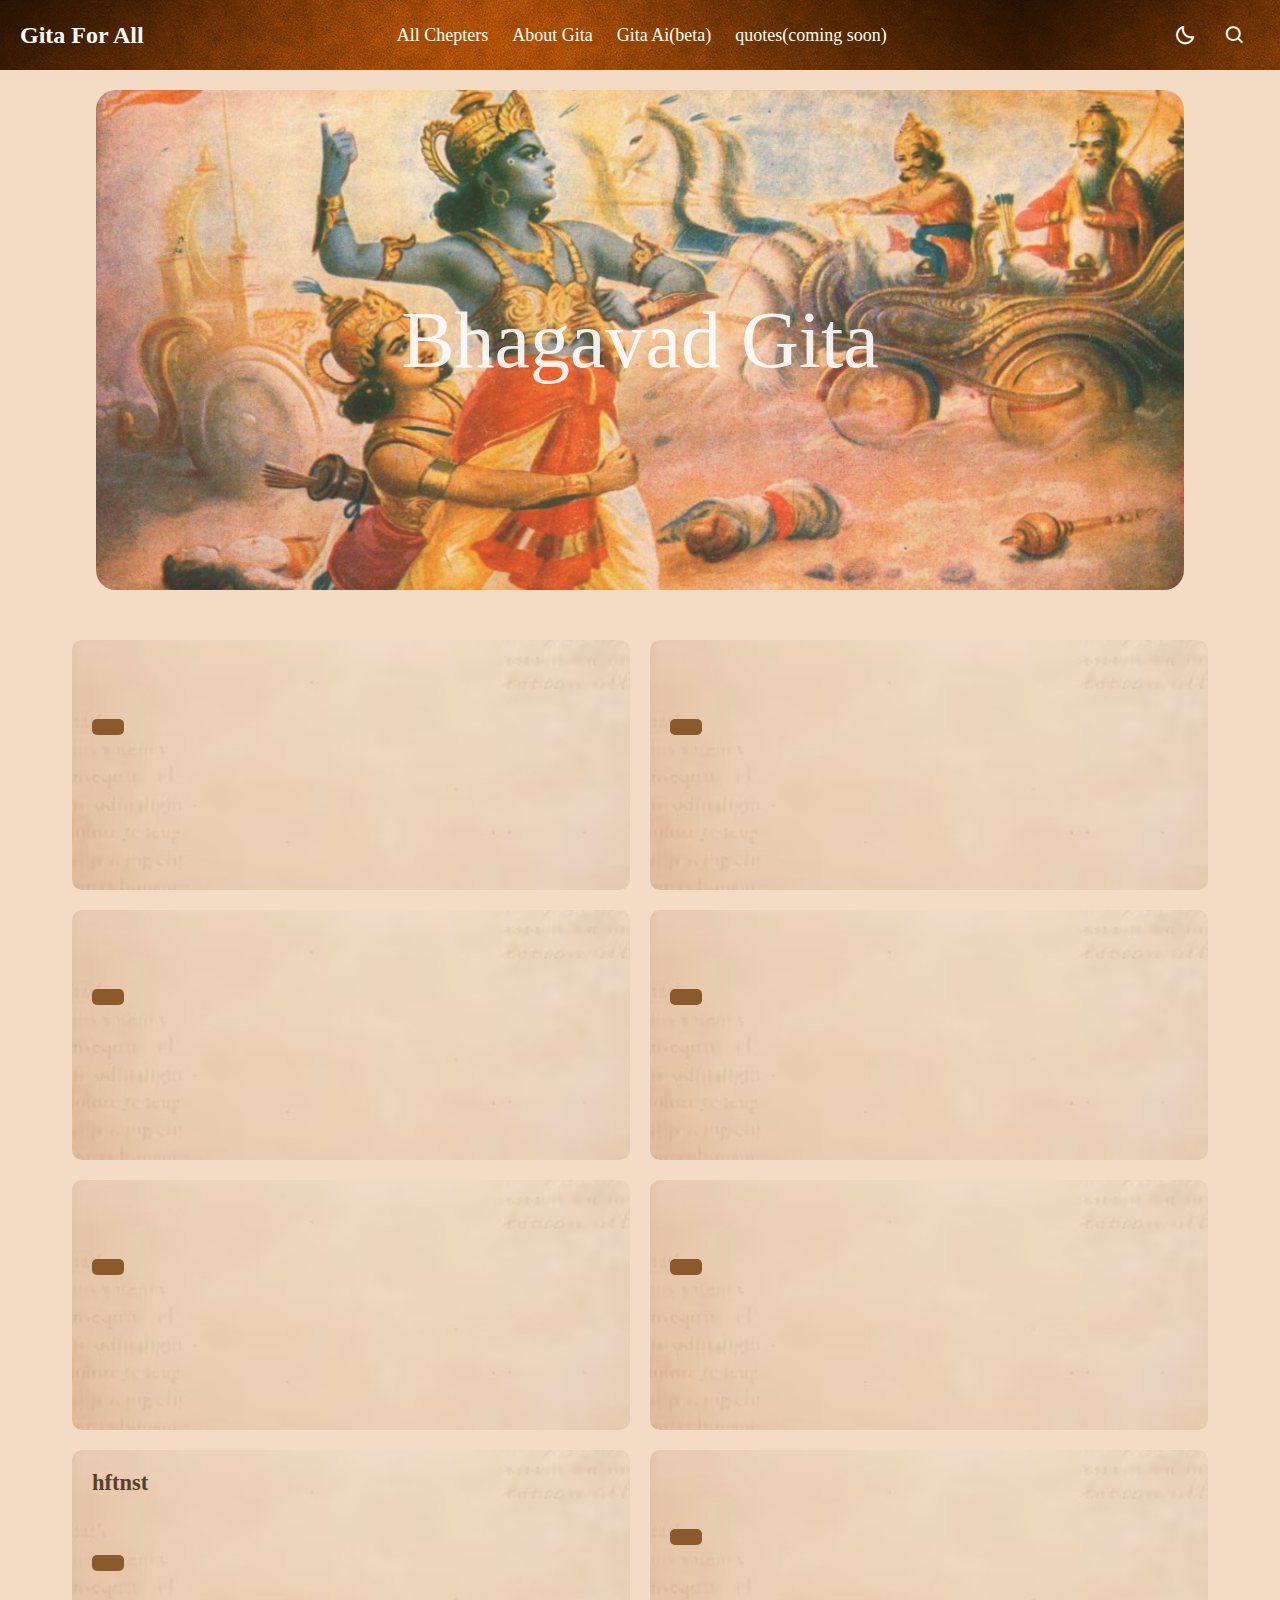
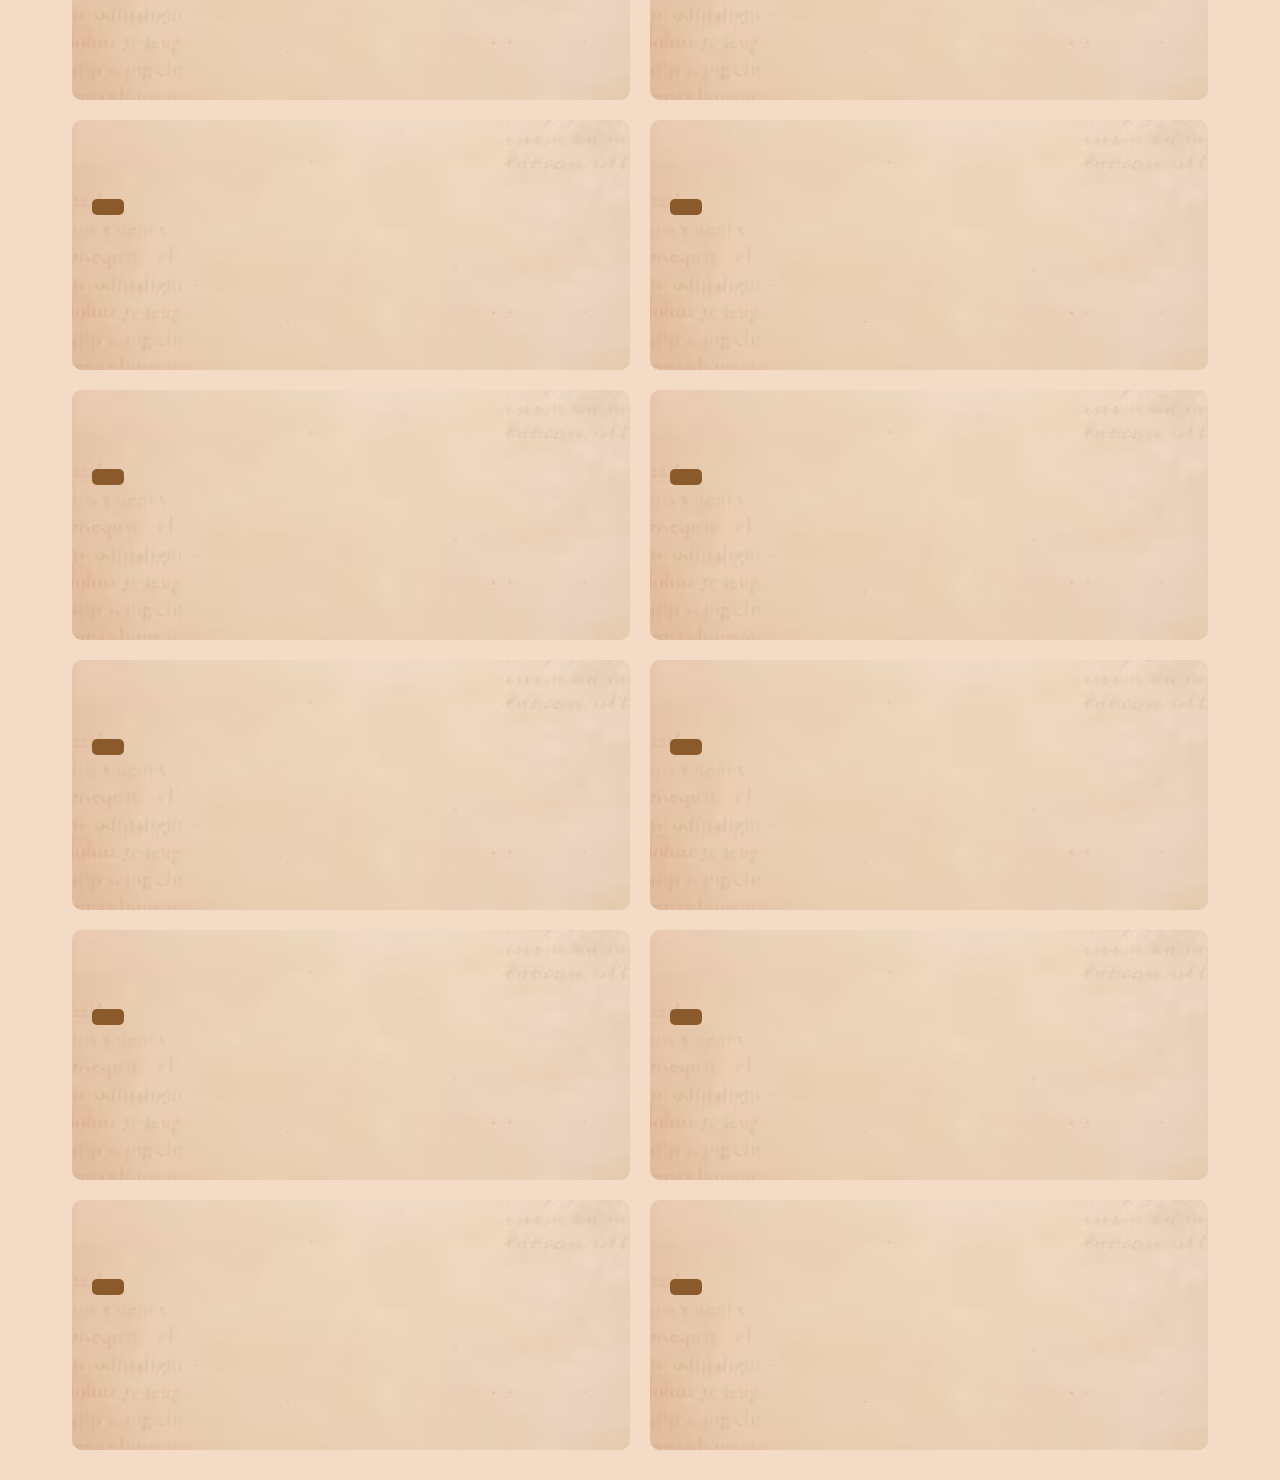
<file: index.html>
<!DOCTYPE html>
<html lang="en">
  <head>
    <meta charset="UTF-8" />
    <meta name="viewport" content="width=device-width, initial-scale=1.0" />
    <link rel="stylesheet" href="style.css" />
    <link rel="stylesheet" href="style2.css" />
    <link
      href="https://unpkg.com/boxicons@2.1.1/css/boxicons.min.css"
      rel="stylesheet"
    />

    <title>Gita for all</title>
  </head>
  <body>
    <div class="sticky">
      <div class="navbar">
        <div id="mySidenav" class="sidenav">
          <a href="javascript:void(0)" class="closebtn" onclick="closeNav()"
            >&times;</a
          >
          <a href="index.html" class="logo1"> Gita For All </a>
          <a href="#" class="abc" id="abc" onclick="chap()">All Chepters</a>
          <a href="about.html" class="abc">About Gita</a>
          <a href="gitaai.html" class="abc">Gita Ai(beta)</a>
          <a href="#" class="abc">quotes(coming soon)</a>
        </div>
        <span
          style="font-size: 26px; cursor: pointer"
          onclick="openNav()"
          class="sbutton"
          >&#9776;</span
        >
        <a href="index.html" class="logo"> Gita For All </a>
        <div>
          <button class="abc" id="abc" onclick="chap()">All Chepters</button>
          <a href="about.html" class="abc">About Gita</a>
          <a href="gitaai.html" class="abc">Gita Ai(beta)</a>
          <a href="#" class="abc">quotes(coming soon)</a>
        </div>

        <!-- d -->
        <div class="darkLight-searchBox">
          <div class="dark-light">
            <i class="bx bx-moon moon"></i>
            <i class="bx bx-sun sun"></i>
          </div>

          <div class="searchBox">
            <div class="searchToggle">
              <i class="bx bx-x cancel"></i>
              <i class="bx bx-search search"></i>
            </div>

            <div class="search-field">
              <input type="text" placeholder="Search..." />
              <i class="bx bx-search"></i>
            </div>
          </div>
        </div>
        <!-- d -->
      </div>
    </div>
    <div class="displaypic" id="n">
      <img src="book1.jpg" alt="x" width="85%" height="500px" class="img-top" />
      <div class="cover">
        <div class="text">Bhagavad Gita</div>
      </div>
    </div>
    <div class="main" id="m">
      <div class="chepters">
        <div class="heading">
          <h2 class="sloka" id="1s1"></h2>
        </div>
        <div class="chname">
          <h2 class="sloka" id="1s2"></h2>
          <br />
          <h3 class="sloka1" id="1s3"></h3>
          <br />
        </div>
        <div class="menu">
          <button class="btn" id="btn" onclick="fetchVerse(1, 1);">
            <h4 class="sloka" id="1s4"></h4>
          </button>
        </div>
      </div>
      <div class="chepters">
        <div class="heading">
          <h2 class="sloka" id="2s1"></h2>
        </div>
        <div class="chname">
          <h2 class="sloka" id="2s2"></h2>
          <br />
          <h3 class="sloka1" id="2s3"></h3>
          <br />
        </div>
        <div class="menu">
          <button class="btn" id="btn" onclick="fetchVerse(2, 1);">
            <h4 class="sloka" id="2s4"></h4>
          </button>
        </div>
      </div>
      <div class="chepters">
        <div class="heading">
          <h2 class="sloka" id="3s1"></h2>
        </div>
        <div class="chname">
          <h2 class="sloka" id="3s2"></h2>
          <br />
          <h3 class="sloka1" id="3s3"></h3>
          <br />
        </div>
        <div class="menu">
          <button class="btn" id="btn" onclick="fetchVerse(3, 1);">
            <h4 class="sloka" id="3s4"></h4>
          </button>
        </div>
      </div>
      <div class="chepters">
        <div class="heading">
          <h2 class="sloka" id="4s1"></h2>
        </div>
        <div class="chname">
          <h2 class="sloka" id="4s2"></h2>
          <br />
          <h3 class="sloka1" id="4s3"></h3>
          <br />
        </div>
        <div class="menu">
          <button class="btn" id="btn" onclick="fetchVerse(4, 1);">
            <h4 class="sloka" id="4s4"></h4>
          </button>
        </div>
      </div>
      <div class="chepters">
        <div class="heading">
          <h2 class="sloka" id="5s1"></h2>
        </div>
        <div class="chname">
          <h2 class="sloka" id="5s2"></h2>
          <br />
          <h3 class="sloka1" id="5s3"></h3>
          <br />
        </div>
        <div class="menu">
          <button class="btn" id="btn" onclick="fetchVerse(5, 1);">
            <h4 class="sloka" id="5s4"></h4>
          </button>
        </div>
      </div>
      <div class="chepters">
        <div class="heading">
          <h2 class="sloka" id="6s1"></h2>
        </div>
        <div class="chname">
          <h2 class="sloka" id="6s2"></h2>
          <br />
          <h3 class="sloka1" id="6s3"></h3>
          <br />
        </div>
        <div class="menu">
          <button class="btn" id="btn" onclick="fetchVerse(6, 1);">
            <h4 class="sloka" id="6s4"></h4>
          </button>
        </div>
      </div>
      <div class="chepters">
        <div class="heading">
          <h2 class="sloka" id="7s1">hftnst</h2>
        </div>
        <div class="chname">
          <h2 class="sloka" id="7s2"></h2>
          <br />
          <h3 class="sloka1" id="7s3"></h3>
          <br />
        </div>
        <div class="menu">
          <button class="btn" id="btn" onclick="fetchVerse(7, 1);">
            <h4 class="sloka" id="7s4"></h4>
          </button>
        </div>
      </div>
      <div class="chepters">
        <div class="heading">
          <h2 class="sloka" id="8s1"></h2>
        </div>
        <div class="chname">
          <h2 class="sloka" id="8s2"></h2>
          <br />
          <h3 class="sloka1" id="8s3"></h3>
          <br />
        </div>
        <div class="menu">
          <button class="btn" id="btn" onclick="fetchVerse(8, 1);">
            <h4 class="sloka" id="8s4"></h4>
          </button>
        </div>
      </div>
      <div class="chepters">
        <div class="heading">
          <h2 class="sloka" id="9s1"></h2>
        </div>
        <div class="chname">
          <h2 class="sloka" id="9s2"></h2>
          <br />
          <h3 class="sloka1" id="9s3"></h3>
          <br />
        </div>
        <div class="menu">
          <button class="btn" id="btn" onclick="fetchVerse(9, 1);">
            <h4 class="sloka" id="9s4"></h4>
          </button>
        </div>
      </div>
      <div class="chepters">
        <div class="heading">
          <h2 class="sloka" id="10s1"></h2>
        </div>
        <div class="chname">
          <h2 class="sloka" id="10s2"></h2>
          <br />
          <h3 class="sloka1" id="10s3"></h3>
          <br />
        </div>
        <div class="menu">
          <button class="btn" id="btn" onclick="fetchVerse(10, 1);">
            <h4 class="sloka" id="10s4"></h4>
          </button>
        </div>
      </div>
      <div class="chepters">
        <div class="heading">
          <h2 class="sloka" id="11s1"></h2>
        </div>
        <div class="chname">
          <h2 class="sloka" id="11s2"></h2>
          <br />
          <h3 class="sloka1" id="11s3"></h3>
          <br />
        </div>
        <div class="menu">
          <button class="btn" id="btn" onclick="fetchVerse(11, 1);">
            <h4 class="sloka" id="11s4"></h4>
          </button>
        </div>
      </div>
      <div class="chepters">
        <div class="heading">
          <h2 class="sloka" id="12s1"></h2>
        </div>
        <div class="chname">
          <h2 class="sloka" id="12s2"></h2>
          <br />
          <h3 class="sloka1" id="12s3"></h3>
          <br />
        </div>
        <div class="menu">
          <button class="btn" id="btn" onclick="fetchVerse(12, 1);">
            <h4 class="sloka" id="12s4"></h4>
          </button>
        </div>
      </div>
      <div class="chepters">
        <div class="heading">
          <h2 class="sloka" id="13s1"></h2>
        </div>
        <div class="chname">
          <h2 class="sloka" id="13s2"></h2>
          <br />
          <h3 class="sloka1" id="13s3"></h3>
          <br />
        </div>
        <div class="menu">
          <button class="btn" id="btn" onclick="fetchVerse(13, 1);">
            <h4 class="sloka" id="13s4"></h4>
          </button>
        </div>
      </div>
      <div class="chepters">
        <div class="heading">
          <h2 class="sloka" id="14s1"></h2>
        </div>
        <div class="chname">
          <h2 class="sloka" id="14s2"></h2>
          <br />
          <h3 class="sloka1" id="14s3"></h3>
          <br />
        </div>
        <div class="menu">
          <button class="btn" id="btn" onclick="fetchVerse(14, 1);">
            <h4 class="sloka" id="14s4"></h4>
          </button>
        </div>
      </div>
      <div class="chepters">
        <div class="heading">
          <h2 class="sloka" id="15s1"></h2>
        </div>
        <div class="chname">
          <h2 class="sloka" id="15s2"></h2>
          <br />
          <h3 class="sloka1" id="15s3"></h3>
          <br />
        </div>
        <div class="menu">
          <button class="btn" id="btn" onclick="fetchVerse(15, 1);">
            <h4 class="sloka" id="15s4"></h4>
          </button>
        </div>
      </div>
      <div class="chepters">
        <div class="heading">
          <h2 class="sloka" id="16s1"></h2>
        </div>
        <div class="chname">
          <h2 class="sloka" id="16s2"></h2>
          <br />
          <h3 class="sloka1" id="16s3"></h3>
          <br />
        </div>
        <div class="menu">
          <button class="btn" id="btn" onclick="fetchVerse(16, 1);">
            <h4 class="sloka" id="16s4"></h4>
          </button>
        </div>
      </div>
      <div class="chepters">
        <div class="heading">
          <h2 class="sloka" id="17s1"></h2>
        </div>
        <div class="chname">
          <h2 class="sloka" id="17s2"></h2>
          <br />
          <h3 class="sloka1" id="17s3"></h3>
          <br />
        </div>
        <div class="menu">
          <button class="btn" id="btn" onclick="fetchVerse(17, 1);">
            <h4 class="sloka" id="17s4"></h4>
          </button>
        </div>
      </div>
      <div class="chepters">
        <div class="heading">
          <h2 class="sloka" id="18s1"></h2>
        </div>
        <div class="chname">
          <h2 class="sloka" id="18s2"></h2>
          <br />
          <h3 class="sloka1" id="18s3"></h3>
          <br />
        </div>
        <div>
          <button class="btn" id="btn" onclick="fetchVerse(18, 1);">
            <h4 class="sloka" id="18s4"></h4>
          </button>
        </div>
      </div>
    </div>

    <div class="sup" id="s">
      <div class="prev">
        <button class="big" onclick="fetchslok2()">&lt;</button>
      </div>
      <div class="containt">
        <h1 class="sloka" id="sl1">1</h1>
        <img src="book1.jpg" alt="" class="picr" />
        <div class="text-slok">
          <h2 class="slokab" id="sl2">hftnst</h2>
          <p class="sloka" id="sl3">hftnst</p>
          <p class="sloka" id="sl4">hftnst</p>
          <p class="sloka" id="sl5">hftnst</p>
          <!-- <h3 class="sloka" id="sl6">hftnst</h3>
                <h3 class="sloka" id="sl7">hftnst</h3> -->
        </div>
      </div>
      <div class="next">
        <button class="big" onclick="fetchslok()">&gt;</button>
      </div>
    </div>
    <!-- <script src="script.js"></script> -->
    <script src="script1.js"></script>
    <script src="script3.js"></script>
    <script>
      function myFunction() {
        alert("Page is loaded");
      }
    </script>
  </body>
</html>
</file>
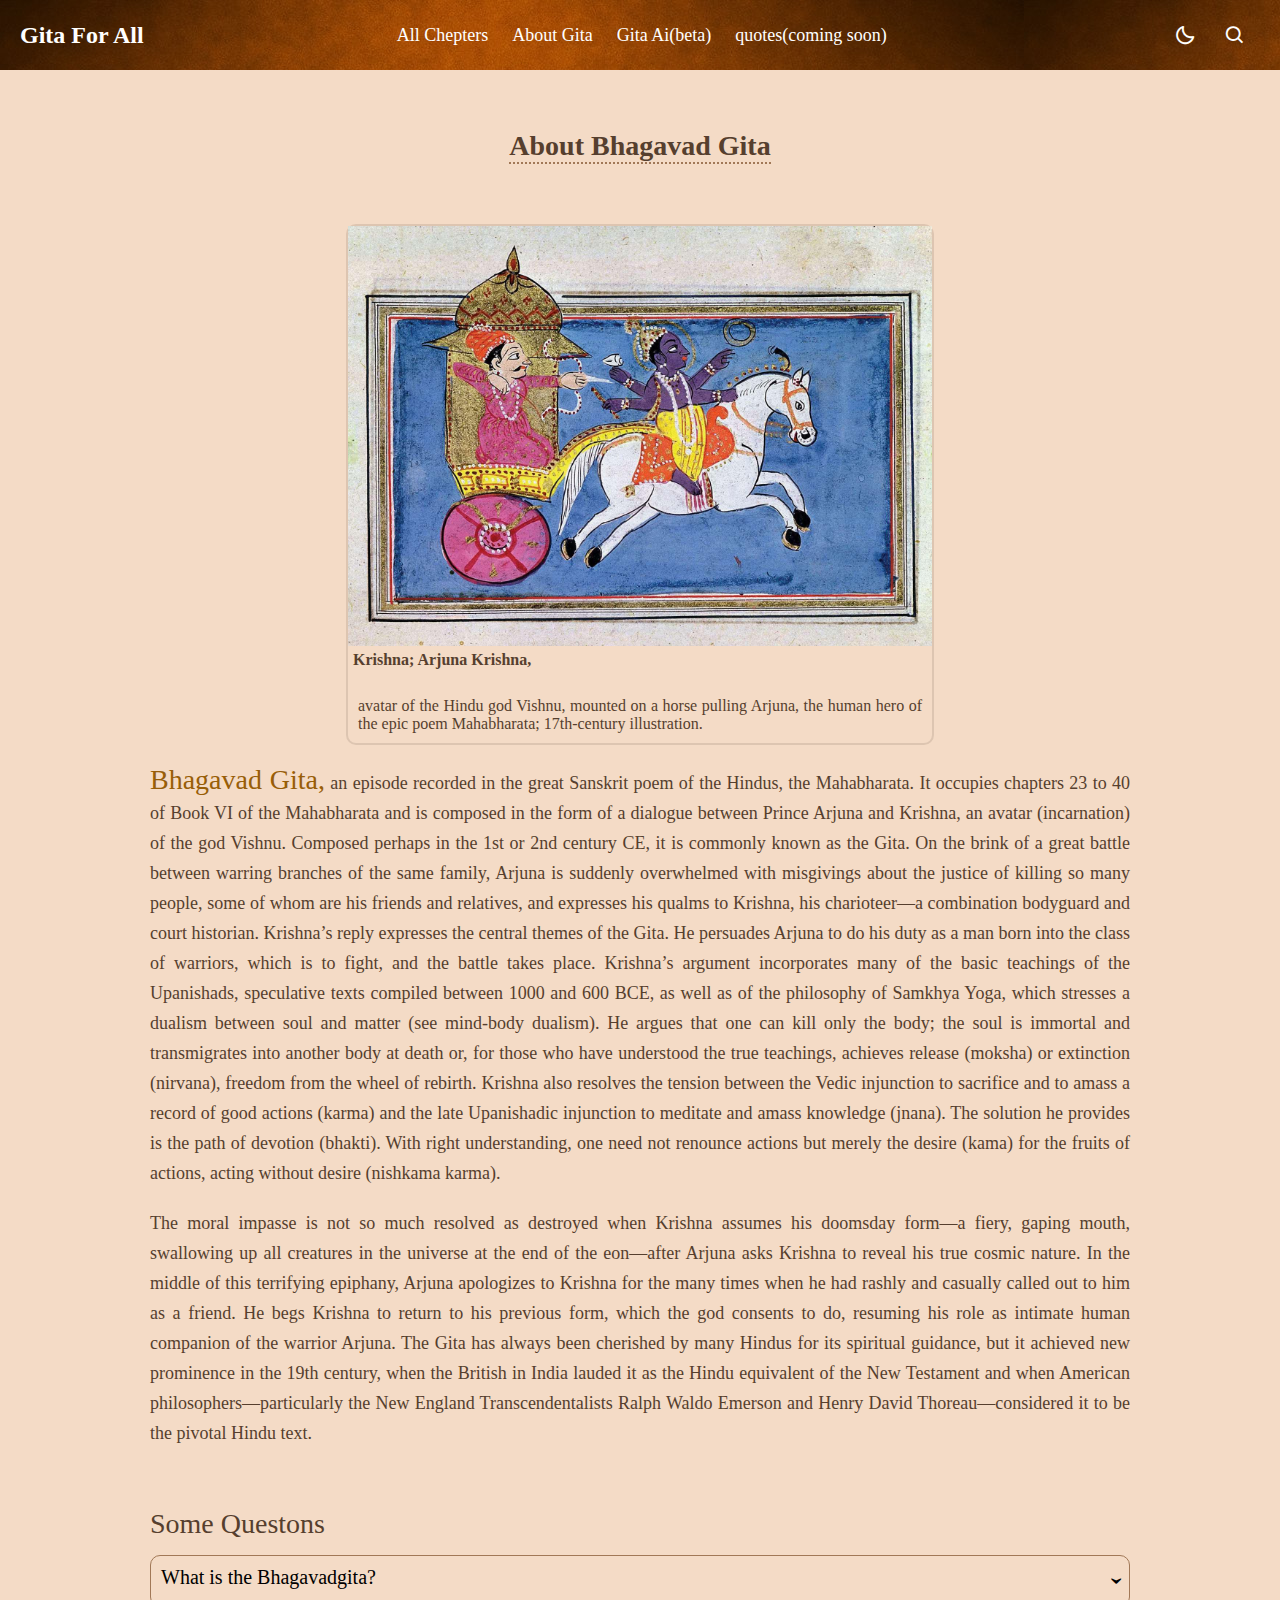
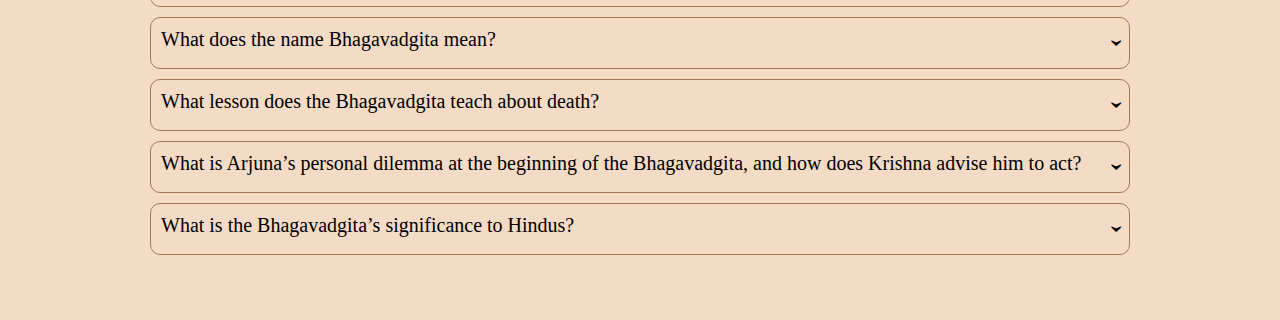
<file: about.html>
<!DOCTYPE html>
<html lang="en">
  <head>
    <meta charset="UTF-8" />
    <meta name="viewport" content="width=device-width, initial-scale=1.0" />
    <link rel="stylesheet" href="style.css" />
    <link rel="stylesheet" href="style3.css" />
    <link
      href="https://unpkg.com/boxicons@2.1.1/css/boxicons.min.css"
      rel="stylesheet"
    />

    <title>Gita for all</title>
  </head>
  <body>
    <div class="sticky">
      <div class="navbar">
        <div id="mySidenav" class="sidenav">
          <a href="javascript:void(0)" class="closebtn" onclick="closeNav()"
            >&times;</a
          >
          <a href="index.html" class="logo1"> Gita For All </a>
          <a href="main.html" class="abc">All Chepters</a>
          <a href="about.html" class="abc">About Gita</a>
          <a href="gitaai.html" class="abc">Gita Ai(beta)</a>
          <a href="#" class="abc">quotes(coming soon)</a>
        </div>
        <span
          style="font-size: 26px; cursor: pointer"
          onclick="openNav()"
          class="sbutton"
          >&#9776;
        </span>
        <a href="index.html" class="logo"> Gita For All </a>
        <div>
          <a href="main.html" class="abc">All Chepters</a>
          <a href="about.html" class="abc">About Gita</a>
          <a href="gitaai.html" class="abc">Gita Ai(beta)</a>
          <a href="#" class="abc">quotes(coming soon)</a>
        </div>

        <!-- d -->
        <div class="darkLight-searchBox">
          <div class="dark-light">
            <i class="bx bx-moon moon"></i>
            <i class="bx bx-sun sun"></i>
          </div>

          <div class="searchBox">
            <div class="searchToggle">
              <i class="bx bx-x cancel"></i>
              <i class="bx bx-search search"></i>
            </div>

            <div class="search-field">
              <input type="text" placeholder="Search..." />
              <i class="bx bx-search"></i>
            </div>
          </div>
        </div>
        <!-- d -->
      </div>
    </div>
    <div class="sup">
      <div class="f1script">
        <p class="heading">About Bhagavad Gita</p>
        <div class="img">
          <img
            src="kr.jpg"
            alt="krishna"
            style="width: 100%; height: 80%"
            class="imgkr"
          />
          <figcaption>
            <h4 class="a">Krishna; Arjuna Krishna,</h4>
            <br /><span>
              <p class="nd2">
                avatar of the Hindu god Vishnu, mounted on a horse pulling
                Arjuna, the human hero of the epic poem Mahabharata;
                17th-century illustration.
              </p></span
            >
          </figcaption>
        </div>
        <article>
          <p class="st">
            <span class="size"> Bhagavad Gita,</span> an episode recorded in the
            great Sanskrit poem of the Hindus, the Mahabharata. It occupies
            chapters 23 to 40 of Book VI of the Mahabharata and is composed in
            the form of a dialogue between Prince Arjuna and Krishna, an avatar
            (incarnation) of the god Vishnu. Composed perhaps in the 1st or 2nd
            century CE, it is commonly known as the Gita. On the brink of a
            great battle between warring branches of the same family, Arjuna is
            suddenly overwhelmed with misgivings about the justice of killing so
            many people, some of whom are his friends and relatives, and
            expresses his qualms to Krishna, his charioteer—a combination
            bodyguard and court historian. Krishna’s reply expresses the central
            themes of the Gita. He persuades Arjuna to do his duty as a man born
            into the class of warriors, which is to fight, and the battle takes
            place. Krishna’s argument incorporates many of the basic teachings
            of the Upanishads, speculative texts compiled between 1000 and 600
            BCE, as well as of the philosophy of Samkhya Yoga, which stresses a
            dualism between soul and matter (see mind-body dualism). He argues
            that one can kill only the body; the soul is immortal and
            transmigrates into another body at death or, for those who have
            understood the true teachings, achieves release (moksha) or
            extinction (nirvana), freedom from the wheel of rebirth. Krishna
            also resolves the tension between the Vedic injunction to sacrifice
            and to amass a record of good actions (karma) and the late
            Upanishadic injunction to meditate and amass knowledge (jnana). The
            solution he provides is the path of devotion (bhakti). With right
            understanding, one need not renounce actions but merely the desire
            (kama) for the fruits of actions, acting without desire (nishkama
            karma).
          </p>
        </article>
        <p class="st">
          The moral impasse is not so much resolved as destroyed when Krishna
          assumes his doomsday form—a fiery, gaping mouth, swallowing up all
          creatures in the universe at the end of the eon—after Arjuna asks
          Krishna to reveal his true cosmic nature. In the middle of this
          terrifying epiphany, Arjuna apologizes to Krishna for the many times
          when he had rashly and casually called out to him as a friend. He begs
          Krishna to return to his previous form, which the god consents to do,
          resuming his role as intimate human companion of the warrior Arjuna.
          The Gita has always been cherished by many Hindus for its spiritual
          guidance, but it achieved new prominence in the 19th century, when the
          British in India lauded it as the Hindu equivalent of the New
          Testament and when American philosophers—particularly the New England
          Transcendentalists Ralph Waldo Emerson and Henry David
          Thoreau—considered it to be the pivotal Hindu text.
        </p>
        <div class="cont">
          <div class="he"><p>Some Questons</p></div>
          <button class="exp">What is the Bhagavadgita?</button>
          <div class="qn">
            <p>
              The Bhagavadgita is an episode recorded in the Mahabharata, a
              Sanskrit epic poem of ancient India. It is an influential
              religious text in Hinduism that takes the form of a dialogue
              between Prince Arjuna and Krishna, an avatar of the Hindu deity
              Vishnu. It was likely composed in the 1st or 2nd century CE. It is
              commonly referred to as the Gita.
            </p>
          </div>

          <button class="exp">What does the name Bhagavadgita mean?</button>
          <div class="qn">
            <p>
              The name Bhagavadgita comes from the Sanskrit for “Song of God.”
            </p>
          </div>
          <button class="exp">
            What lesson does the Bhagavadgita teach about death?
          </button>
          <div class="qn">
            <p>
              In the Bhagavadgita, Krishna teaches that one can kill only the
              body; the soul is immortal. At death, the soul is reborn in
              another body, or, for those who have fully grasped the true
              teachings, it achieves release (moksha) or extinction
              (nirvana)—that is, freedom from the wheel of rebirth.
            </p>
          </div>
          <button class="exp">
            What is Arjuna’s personal dilemma at the beginning of the
            Bhagavadgita, and how does Krishna advise him to act?
          </button>
          <div class="qn">
            <p>
              On the brink of a great battle, Arjuna is overwhelmed with
              misgivings and expresses his qualms to Krishna, his charioteer—a
              combination bodyguard and court historian. Krishna persuades
              Arjuna to do his duty as a man born into the class of warriors,
              which is to fight. Arjuna’s dilemma thus draws a response from
              Krishna that expands to become an expression of the central themes
              of the Bhagavadgita.
            </p>
          </div>
          <button class="exp">
            What is the Bhagavadgita’s significance to Hindus?
          </button>
          <div class="qn">
            <p>
              The Bhagavadgita has always been cherished by many Hindus for its
              spiritual guidance.
            </p>
          </div>
        </div>
      </div>
    </div>
    <script src="script3.js"></script>
    <!-- <script src="script.js"></script> -->
    <script src="script1.js"></script>
    <script>
      var coll = document.getElementsByClassName("exp");
      var i;

      for (i = 0; i < coll.length; i++) {
        coll[i].addEventListener("click", function () {
          this.classList.toggle("active");
          var content = this.nextElementSibling;
          if (content.style.maxHeight) {
            content.style.maxHeight = null;
          } else {
            content.style.maxHeight = content.scrollHeight + "px";
          }
        });
      }
    </script>
  </body>
</html>
</file>
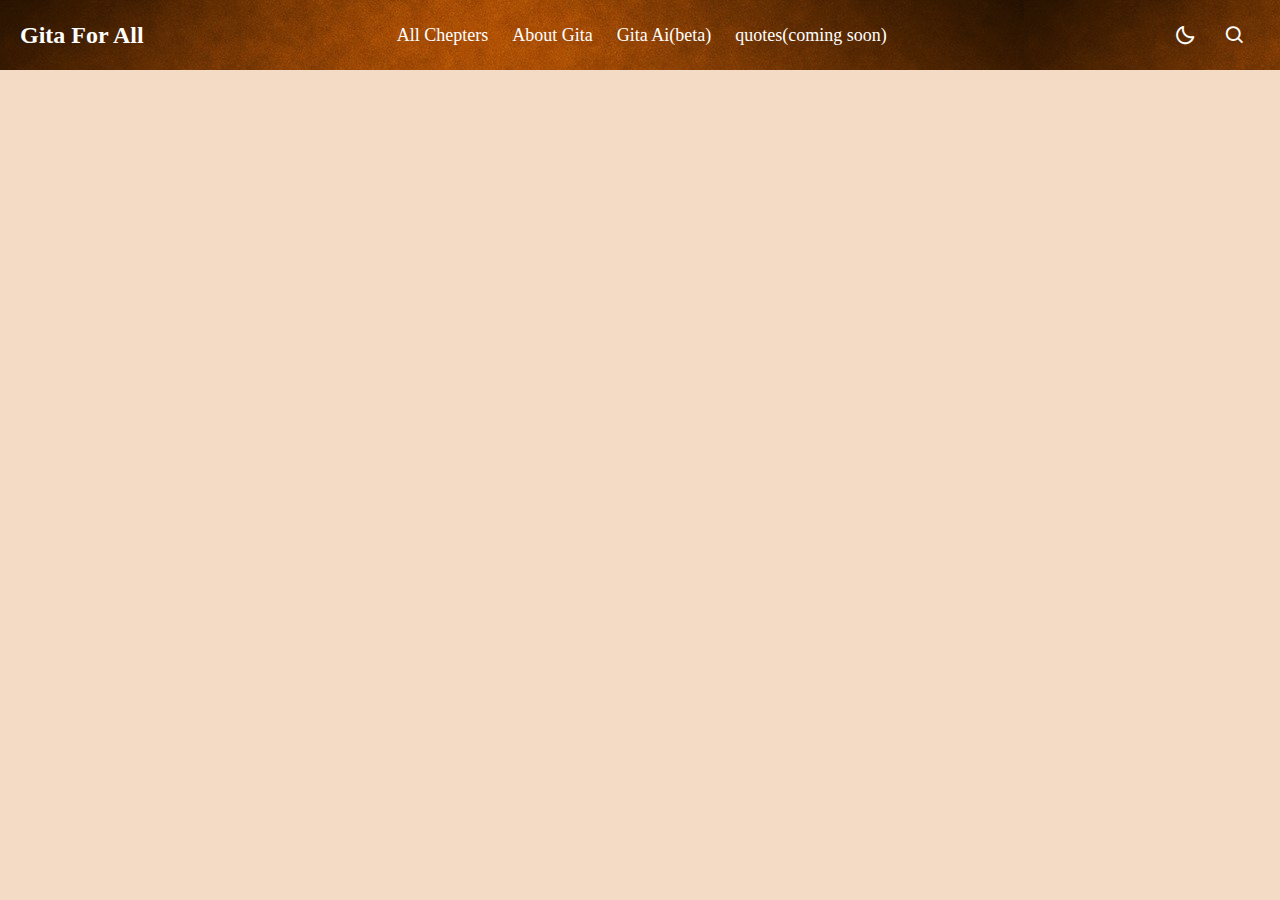
<file: gitaai.html>
<!DOCTYPE html>
<html lang="en">
  <head>
    <meta charset="UTF-8" />
    <meta name="viewport" content="width=device-width, initial-scale=1.0" />
    <link rel="stylesheet" href="style.css" />
    <link rel="stylesheet" href="style3.css" />
    <link
      href="https://unpkg.com/boxicons@2.1.1/css/boxicons.min.css"
      rel="stylesheet"
    />

    <title>Gita for all</title>
  </head>
  <body>
    <div class="sticky">
      <div class="navbar">
        <div id="mySidenav" class="sidenav">
          <a href="javascript:void(0)" class="closebtn" onclick="closeNav()"
            >&times;</a
          >
          <a href="index.html" class="logo1"> Gita For All </a>
          <a href="main.html" class="abc">All Chepters</a>
          <a href="about.html" class="abc">About Gita</a>
          <a href="gitaai.html" class="abc">Gita Ai(beta)</a>
          <a href="#" class="abc">quotes(coming soon)</a>
        </div>
        <span
          style="font-size: 26px; cursor: pointer"
          onclick="openNav()"
          class="sbutton"
          >&#9776;
        </span>
        <a href="index.html" class="logo"> Gita For All </a>
        <div>
          <a href="main.html" class="abc">All Chepters</a>
          <a href="about.html" class="abc">About Gita</a>
          <a href="gitaai.html" class="abc">Gita Ai(beta)</a>
          <a href="#" class="abc">quotes(coming soon)</a>
        </div>

        <!-- d -->
        <div class="darkLight-searchBox">
          <div class="dark-light">
            <i class="bx bx-moon moon"></i>
            <i class="bx bx-sun sun"></i>
          </div>

          <div class="searchBox">
            <div class="searchToggle">
              <i class="bx bx-x cancel"></i>
              <i class="bx bx-search search"></i>
            </div>

            <div class="search-field">
              <input type="text" placeholder="Search..." />
              <i class="bx bx-search"></i>
            </div>
          </div>
        </div>
        <!-- d -->
      </div>
    </div>
    <div class="ai">
      <iframe src="https://bhagavadgita.io/gitagpt" class="res"> </iframe>
    </div>

    <script src="script3.js"></script>
    <!-- <script src="script.js"></script> -->
    <script src="script1.js"></script>
    <script>
      var coll = document.getElementsByClassName("exp");
      var i;

      for (i = 0; i < coll.length; i++) {
        coll[i].addEventListener("click", function () {
          this.classList.toggle("active");
          var content = this.nextElementSibling;
          if (content.style.maxHeight) {
            content.style.maxHeight = null;
          } else {
            content.style.maxHeight = content.scrollHeight + "px";
          }
        });
      }
    </script>
  </body>
</html>
</file>
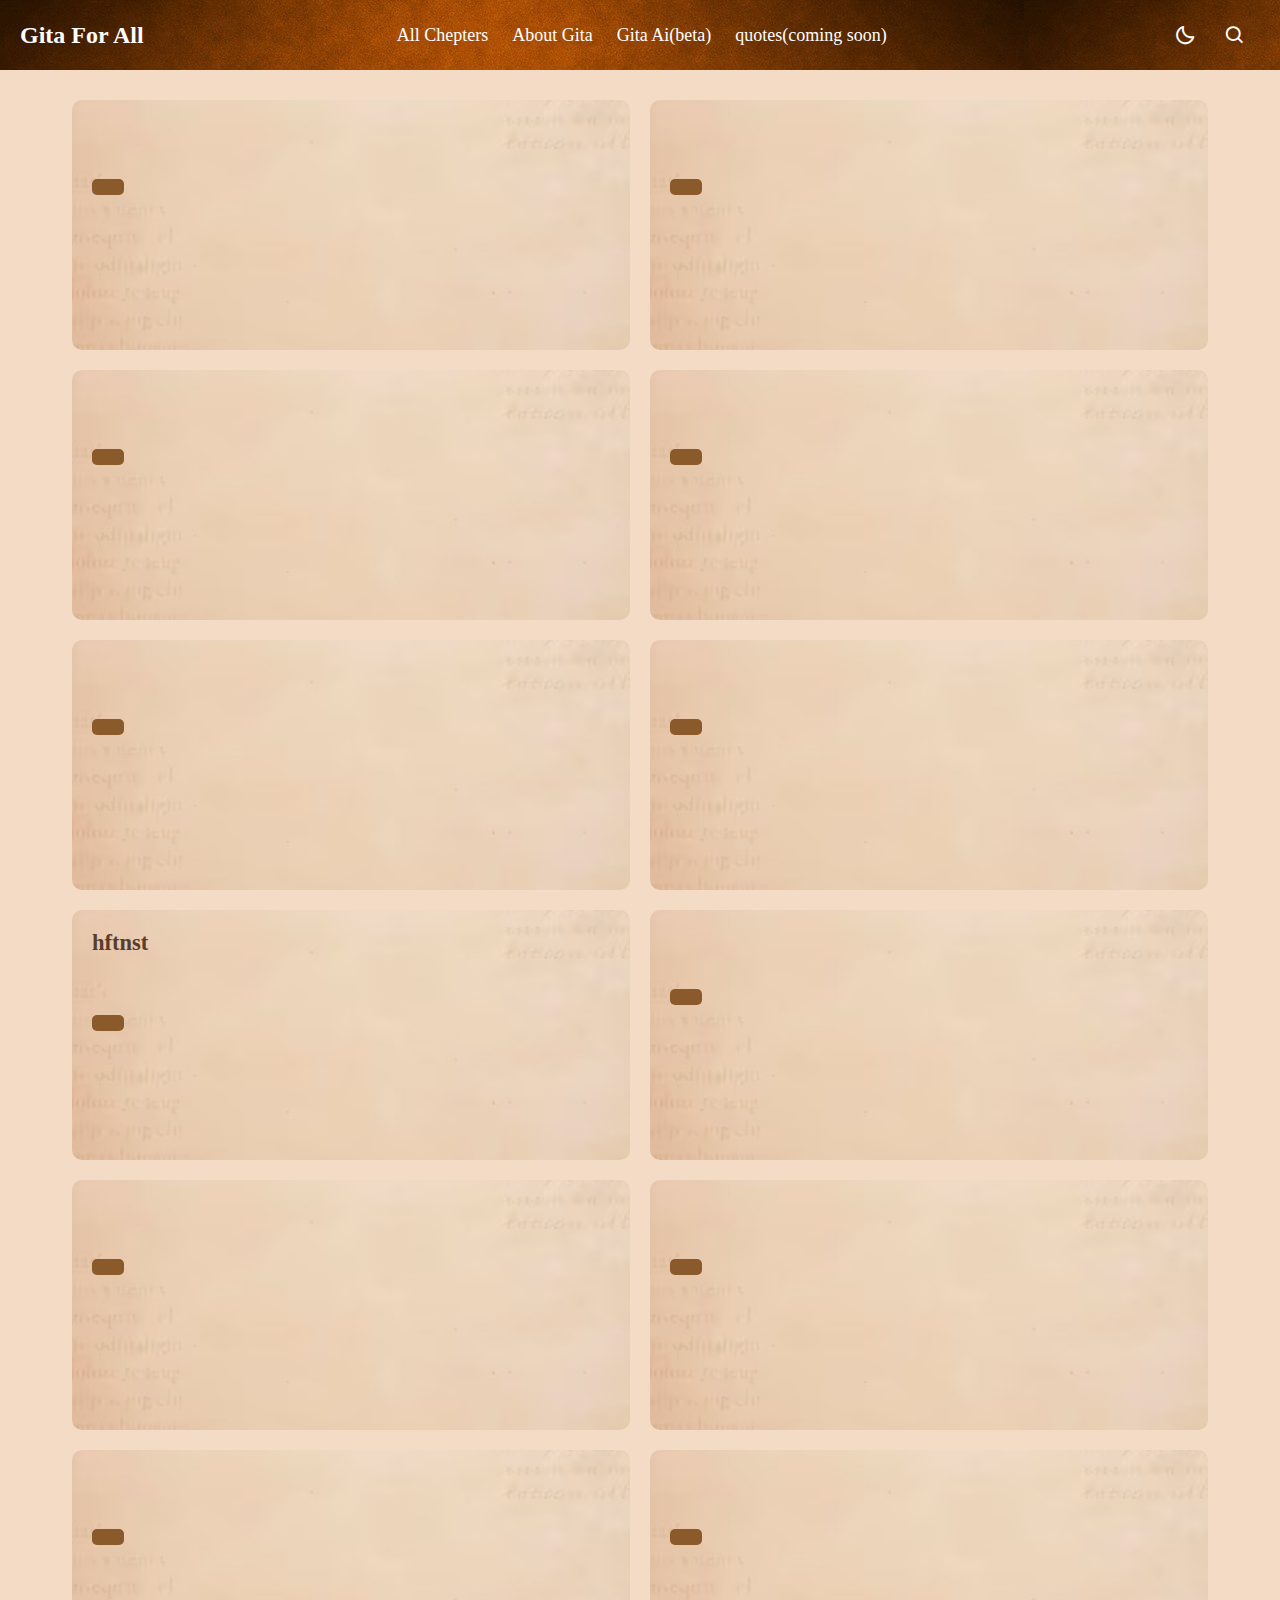
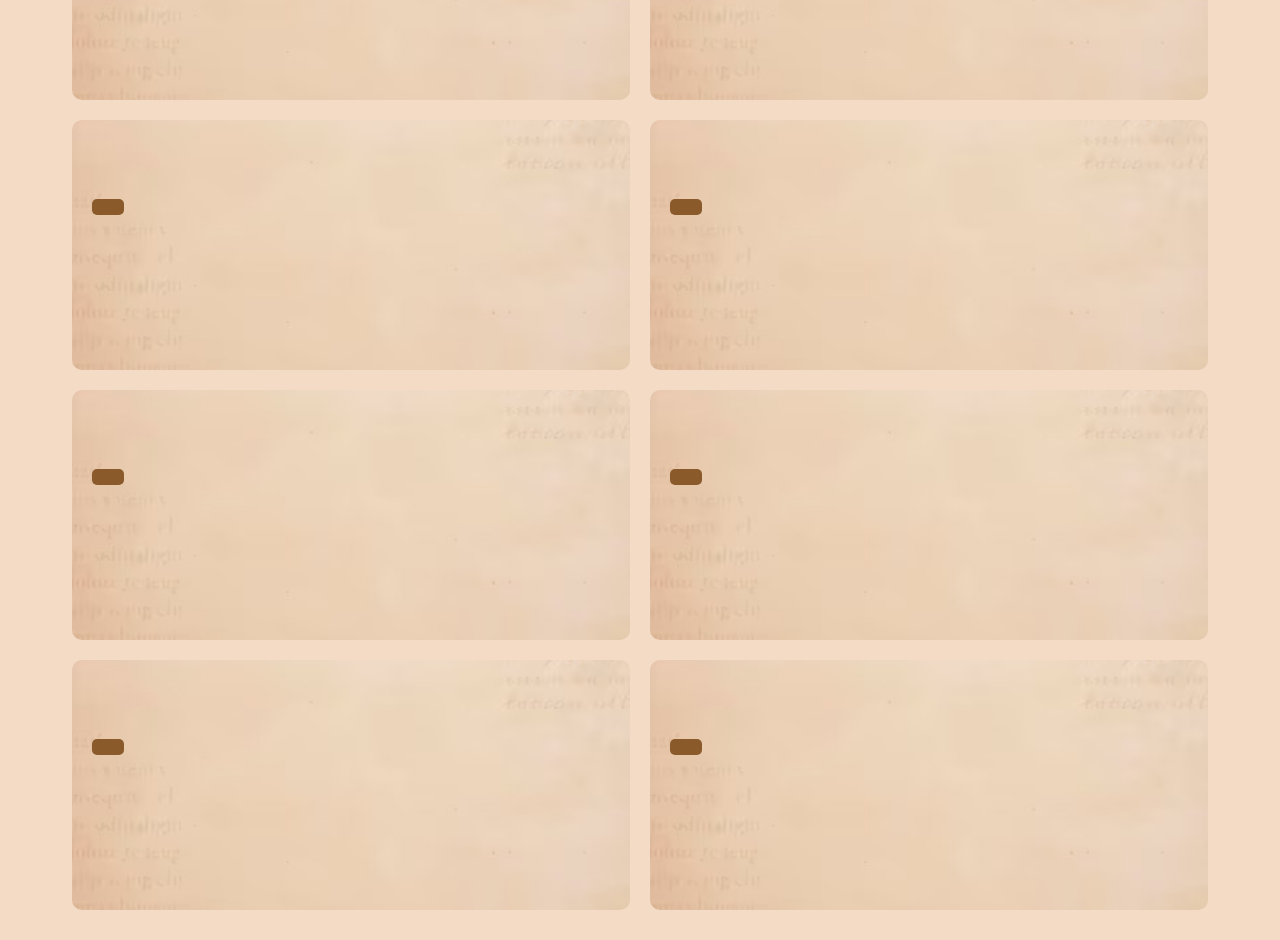
<file: main.html>
<!DOCTYPE html>
<html lang="en">
  <head>
    <meta charset="UTF-8" />
    <meta name="viewport" content="width=device-width, initial-scale=1.0" />
    <link rel="stylesheet" href="style.css" />
    <link rel="stylesheet" href="style2.css" />
    <link
      href="https://unpkg.com/boxicons@2.1.1/css/boxicons.min.css"
      rel="stylesheet"
    />

    <title>Gita for all</title>
  </head>
  <body>
    <div class="sticky">
      <div class="navbar">
        <div id="mySidenav" class="sidenav">
          <a href="javascript:void(0)" class="closebtn" onclick="closeNav()"
            >&times;</a
          >
          <a href="index.html" class="logo1"> Gita For All </a>
          <a href="main.html" class="abc">All Chepters</a>
          <a href="about.html" class="abc">About Gita</a>
          <a href="gitaai.html" class="abc">Gita Ai(beta)</a>
          <a href="#" class="abc">quotes(coming soon)</a>
        </div>
        <span
          style="font-size: 26px; cursor: pointer"
          onclick="openNav()"
          class="sbutton"
          >&#9776;</span
        >
        <a href="index.html" class="logo"> Gita For All </a>
        <div>
          <a href="main.html" class="abc">All Chepters</a>
          <a href="about.html" class="abc">About Gita</a>
          <a href="gitaai.html" class="abc">Gita Ai(beta)</a>
          <a href="#" class="abc">quotes(coming soon)</a>
        </div>

        <!-- d -->
        <div class="darkLight-searchBox">
          <div class="dark-light">
            <i class="bx bx-moon moon"></i>
            <i class="bx bx-sun sun"></i>
          </div>

          <div class="searchBox">
            <div class="searchToggle">
              <i class="bx bx-x cancel"></i>
              <i class="bx bx-search search"></i>
            </div>

            <div class="search-field">
              <input type="text" placeholder="Search..." />
              <i class="bx bx-search"></i>
            </div>
          </div>
        </div>
        <!-- d -->
      </div>
    </div>
    <!-- <div class="displaypic" id="n">
      <img src="book1.jpg" alt="x" width="85%" height="500px" class="img-top" />
      <div class="cover">
        <div class="text">Bhagavad Gita</div>
      </div>
    </div> -->
    <div class="main" id="m">
      <div class="chepters">
        <div class="heading">
          <h2 class="sloka" id="1s1"></h2>
        </div>
        <div class="chname">
          <h2 class="sloka" id="1s2"></h2>
          <br />
          <h3 class="sloka1" id="1s3"></h3>
          <br />
        </div>
        <div class="menu">
          <button class="btn" id="btn" onclick="fetchVerse(1, 1);">
            <h4 class="sloka" id="1s4"></h4>
          </button>
        </div>
      </div>
      <div class="chepters">
        <div class="heading">
          <h2 class="sloka" id="2s1"></h2>
        </div>
        <div class="chname">
          <h2 class="sloka" id="2s2"></h2>
          <br />
          <h3 class="sloka1" id="2s3"></h3>
          <br />
        </div>
        <div class="menu">
          <button class="btn" id="btn" onclick="fetchVerse(2, 1);">
            <h4 class="sloka" id="2s4"></h4>
          </button>
        </div>
      </div>
      <div class="chepters">
        <div class="heading">
          <h2 class="sloka" id="3s1"></h2>
        </div>
        <div class="chname">
          <h2 class="sloka" id="3s2"></h2>
          <br />
          <h3 class="sloka1" id="3s3"></h3>
          <br />
        </div>
        <div class="menu">
          <button class="btn" id="btn" onclick="fetchVerse(3, 1);">
            <h4 class="sloka" id="3s4"></h4>
          </button>
        </div>
      </div>
      <div class="chepters">
        <div class="heading">
          <h2 class="sloka" id="4s1"></h2>
        </div>
        <div class="chname">
          <h2 class="sloka" id="4s2"></h2>
          <br />
          <h3 class="sloka1" id="4s3"></h3>
          <br />
        </div>
        <div class="menu">
          <button class="btn" id="btn" onclick="fetchVerse(4, 1);">
            <h4 class="sloka" id="4s4"></h4>
          </button>
        </div>
      </div>
      <div class="chepters">
        <div class="heading">
          <h2 class="sloka" id="5s1"></h2>
        </div>
        <div class="chname">
          <h2 class="sloka" id="5s2"></h2>
          <br />
          <h3 class="sloka1" id="5s3"></h3>
          <br />
        </div>
        <div class="menu">
          <button class="btn" id="btn" onclick="fetchVerse(5, 1);">
            <h4 class="sloka" id="5s4"></h4>
          </button>
        </div>
      </div>
      <div class="chepters">
        <div class="heading">
          <h2 class="sloka" id="6s1"></h2>
        </div>
        <div class="chname">
          <h2 class="sloka" id="6s2"></h2>
          <br />
          <h3 class="sloka1" id="6s3"></h3>
          <br />
        </div>
        <div class="menu">
          <button class="btn" id="btn" onclick="fetchVerse(6, 1);">
            <h4 class="sloka" id="6s4"></h4>
          </button>
        </div>
      </div>
      <div class="chepters">
        <div class="heading">
          <h2 class="sloka" id="7s1">hftnst</h2>
        </div>
        <div class="chname">
          <h2 class="sloka" id="7s2"></h2>
          <br />
          <h3 class="sloka1" id="7s3"></h3>
          <br />
        </div>
        <div class="menu">
          <button class="btn" id="btn" onclick="fetchVerse(7, 1);">
            <h4 class="sloka" id="7s4"></h4>
          </button>
        </div>
      </div>
      <div class="chepters">
        <div class="heading">
          <h2 class="sloka" id="8s1"></h2>
        </div>
        <div class="chname">
          <h2 class="sloka" id="8s2"></h2>
          <br />
          <h3 class="sloka1" id="8s3"></h3>
          <br />
        </div>
        <div class="menu">
          <button class="btn" id="btn" onclick="fetchVerse(8, 1);">
            <h4 class="sloka" id="8s4"></h4>
          </button>
        </div>
      </div>
      <div class="chepters">
        <div class="heading">
          <h2 class="sloka" id="9s1"></h2>
        </div>
        <div class="chname">
          <h2 class="sloka" id="9s2"></h2>
          <br />
          <h3 class="sloka1" id="9s3"></h3>
          <br />
        </div>
        <div class="menu">
          <button class="btn" id="btn" onclick="fetchVerse(9, 1);">
            <h4 class="sloka" id="9s4"></h4>
          </button>
        </div>
      </div>
      <div class="chepters">
        <div class="heading">
          <h2 class="sloka" id="10s1"></h2>
        </div>
        <div class="chname">
          <h2 class="sloka" id="10s2"></h2>
          <br />
          <h3 class="sloka1" id="10s3"></h3>
          <br />
        </div>
        <div class="menu">
          <button class="btn" id="btn" onclick="fetchVerse(10, 1);">
            <h4 class="sloka" id="10s4"></h4>
          </button>
        </div>
      </div>
      <div class="chepters">
        <div class="heading">
          <h2 class="sloka" id="11s1"></h2>
        </div>
        <div class="chname">
          <h2 class="sloka" id="11s2"></h2>
          <br />
          <h3 class="sloka1" id="11s3"></h3>
          <br />
        </div>
        <div class="menu">
          <button class="btn" id="btn" onclick="fetchVerse(11, 1);">
            <h4 class="sloka" id="11s4"></h4>
          </button>
        </div>
      </div>
      <div class="chepters">
        <div class="heading">
          <h2 class="sloka" id="12s1"></h2>
        </div>
        <div class="chname">
          <h2 class="sloka" id="12s2"></h2>
          <br />
          <h3 class="sloka1" id="12s3"></h3>
          <br />
        </div>
        <div class="menu">
          <button class="btn" id="btn" onclick="fetchVerse(12, 1);">
            <h4 class="sloka" id="12s4"></h4>
          </button>
        </div>
      </div>
      <div class="chepters">
        <div class="heading">
          <h2 class="sloka" id="13s1"></h2>
        </div>
        <div class="chname">
          <h2 class="sloka" id="13s2"></h2>
          <br />
          <h3 class="sloka1" id="13s3"></h3>
          <br />
        </div>
        <div class="menu">
          <button class="btn" id="btn" onclick="fetchVerse(13, 1);">
            <h4 class="sloka" id="13s4"></h4>
          </button>
        </div>
      </div>
      <div class="chepters">
        <div class="heading">
          <h2 class="sloka" id="14s1"></h2>
        </div>
        <div class="chname">
          <h2 class="sloka" id="14s2"></h2>
          <br />
          <h3 class="sloka1" id="14s3"></h3>
          <br />
        </div>
        <div class="menu">
          <button class="btn" id="btn" onclick="fetchVerse(14, 1);">
            <h4 class="sloka" id="14s4"></h4>
          </button>
        </div>
      </div>
      <div class="chepters">
        <div class="heading">
          <h2 class="sloka" id="15s1"></h2>
        </div>
        <div class="chname">
          <h2 class="sloka" id="15s2"></h2>
          <br />
          <h3 class="sloka1" id="15s3"></h3>
          <br />
        </div>
        <div class="menu">
          <button class="btn" id="btn" onclick="fetchVerse(15, 1);">
            <h4 class="sloka" id="15s4"></h4>
          </button>
        </div>
      </div>
      <div class="chepters">
        <div class="heading">
          <h2 class="sloka" id="16s1"></h2>
        </div>
        <div class="chname">
          <h2 class="sloka" id="16s2"></h2>
          <br />
          <h3 class="sloka1" id="16s3"></h3>
          <br />
        </div>
        <div class="menu">
          <button class="btn" id="btn" onclick="fetchVerse(16, 1);">
            <h4 class="sloka" id="16s4"></h4>
          </button>
        </div>
      </div>
      <div class="chepters">
        <div class="heading">
          <h2 class="sloka" id="17s1"></h2>
        </div>
        <div class="chname">
          <h2 class="sloka" id="17s2"></h2>
          <br />
          <h3 class="sloka1" id="17s3"></h3>
          <br />
        </div>
        <div class="menu">
          <button class="btn" id="btn" onclick="fetchVerse(17, 1);">
            <h4 class="sloka" id="17s4"></h4>
          </button>
        </div>
      </div>
      <div class="chepters">
        <div class="heading">
          <h2 class="sloka" id="18s1"></h2>
        </div>
        <div class="chname">
          <h2 class="sloka" id="18s2"></h2>
          <br />
          <h3 class="sloka1" id="18s3"></h3>
          <br />
        </div>
        <div>
          <button class="btn" id="btn" onclick="fetchVerse(18, 1);">
            <h4 class="sloka" id="18s4"></h4>
          </button>
        </div>
      </div>
    </div>

    <div class="sup" id="s">
      <div class="prev">
        <button class="big" onclick="fetchslok2()">&lt;</button>
      </div>
      <div class="containt">
        <h1 class="sloka" id="sl1">1</h1>
        <img src="book1.jpg" alt="" class="picr" />
        <div class="text-slok">
          <h2 class="slokab" id="sl2">hftnst</h2>
          <p class="sloka" id="sl3">hftnst</p>
          <p class="sloka" id="sl4">hftnst</p>
          <p class="sloka" id="sl5">hftnst</p>
          <!-- <h3 class="sloka" id="sl6">hftnst</h3>
                <h3 class="sloka" id="sl7">hftnst</h3> -->
        </div>
      </div>
      <div class="next">
        <button class="big" onclick="fetchslok()">&gt;</button>
      </div>
    </div>
    <!-- <script src="script.js"></script> -->
    <script src="script3.js"></script>
    <script src="script4.js"></script>
  </body>
</html>
</file>
<file: style.css>
* {
  margin: 0;
  padding: 0;
  box-sizing: border-box;
  font-family: Cambria, Cochin, Georgia, Times, "Times New Roman", serif;
}

body {
  /* background-color: #f6eee7; */
  background-color: #f4dbc6;
  color: #563f2e;
}

.sticky {
  position: sticky;
  top: 0px;
  z-index: 1;
}
.navbar {
  background: url("nav.jpg");
  color: #fff;
  padding: 15px 20px;

  display: flex;
  justify-content: space-between;
  /* gap: 20px; */
  align-items: center;
}

.logo {
  text-decoration: none;
  color: #fff;
  font-weight: bold;
  font-size: 24px;
}

.nav-links {
  display: flex;
}

.abc {
  margin-right: 20px;
  color: #fff;
  text-decoration: none;
  font-size: 18px;
  border: none;
  background: transparent;
  cursor: pointer;
}
.abc1 {
  color: #fff;
  text-decoration: none;
  font-size: 15px;
}

.displaypic {
  position: relative;
  display: flex;
  flex-wrap: wrap;
  justify-content: center;
  align-items: center;
  width: 100%;
  padding: 20px 0 20px 0;
  height: auto;
}

.img-top {
  border-radius: 20px;
  opacity: 0.8;
}
.text {
  color: white;
  font-size: 80px;
  padding: 16px 32px;
}
.cover {
  position: absolute;
  opacity: 0.9;
}
.img-top:hover {
  opacity: 0.3;
  transition: 0.4s ease;
}

.main {
  display: flex;
  flex-wrap: wrap;
  justify-content: center;
  align-items: center;
  padding: 20px;
}

.chepters {
  /* background-color: #f4dbc6; Light brown */
  /* background-color: #f6eee7; */
  /* border: 2px solid #8b5a2b;  */
  background: url("book2.jpg");
  background-repeat: no-repeat;
  background-position: center;
  background-size: cover;
  border-radius: 10px;
  margin: 10px;
  padding: 20px;
  width: 45%;
  height: 250px;
  display: flex;
  flex-direction: column;
  gap: 10px;
  justify-content: right;
  font-size: 15px;
  font-weight: bold;
}

.sloka1 {
  display: -webkit-box;
  -webkit-box-orient: vertical;
  overflow: hidden;
  -webkit-line-clamp: 4;
  max-height: calc(1.2em * 4);
  text-overflow: ellipsis;
  white-space: normal;
}

/* input[type="text"] {
  padding: 8px 12px;
  border-radius: 5px;
  border: 1px solid #563f2e;
}

input[type="text"]::placeholder {
  color: #563f2e;
}

input[type="text"]:focus {
  outline: none;
  border-color: #8b5a2b;
}

input[type="text"]:focus::placeholder {
  color: transparent;
} */

.sbutton {
  display: none;
  position: relative;
}

.sidenav {
  height: 100%;
  width: 0;
  position: fixed;
  z-index: 2;
  top: 0;
  left: 0;
  background: url("book2.jpg");
  background-repeat: no-repeat;
  background-position: center;
  background-size: cover;

  overflow-x: hidden;
  transition: 0.5s;
  padding-top: 60px;
}

.sidenav a {
  padding: 8px 8px 8px 32px;
  text-decoration: none;
  font-size: 25px;
  color: #563f2e;
  display: block;
  transition: 0.3s;
}
.sidenav .logo1 {
  text-decoration: none;
  /* color: #fff; */
  font-weight: bold;
  font-size: 24px;
  margin-bottom: 40px;
}

.sidenav a:hover {
  color: #f1f1f1;
}

.sidenav .closebtn {
  position: absolute;
  top: 0;
  right: 25px;
  font-size: 36px;
  margin-left: 50px;
}

.darkLight-searchBox {
  display: flex;
  flex-direction: row;
  align-items: center;
}

.darkLight-searchBox .dark-light,
.darkLight-searchBox .searchToggle {
  height: 40px;
  width: 40px;
  display: flex;
  flex-direction: row;
  align-items: center;
  justify-content: center;
  margin: 0 5px;
}
.dark-light i,
.searchToggle i {
  position: absolute;
  /* color: var(--text-color); */
  font-size: 22px;
  cursor: pointer;
  transition: all 0.3s ease;
}

.dark-light i.sun {
  opacity: 0;
  pointer-events: none;
}

.dark-light.active i.sun {
  opacity: 1;
  pointer-events: auto;
}

.dark-light.active i.moon {
  opacity: 0;
  pointer-events: none;
}

.searchToggle i.cancel {
  opacity: 0;
  pointer-events: none;
}

.searchToggle.active i.cancel {
  opacity: 1;
  pointer-events: auto;
}

.searchToggle.active i.search {
  opacity: 0;
  pointer-events: none;
}

.searchBox {
  position: relative;
}

.searchBox .search-field {
  position: absolute;
  bottom: -85px;
  right: 5px;
  height: 50px;
  width: 300px;
  display: flex;
  align-items: center;
  background-color: #8b452b;
  padding: 3px;
  border-radius: 6px;
  box-shadow: 0 5px 5px rgba(0, 0, 0, 0.1);
  opacity: 0;
  pointer-events: none;
  transition: all 0.3s ease;
}

.searchToggle.active ~ .search-field {
  bottom: -74px;
  opacity: 1;
  pointer-events: auto;
}

.search-field::before {
  content: "";
  position: absolute;
  right: 14px;
  top: -4px;
  height: 12px;
  width: 12px;
  background-color: #915a26;
  transform: rotate(-45deg);
  z-index: -1;
}

.search-field input {
  height: 100%;
  width: 100%;
  padding: 0 45px 0 15px;
  outline: none;
  border: none;
  border-radius: 4px;
  font-size: 14px;
  font-weight: 400;
  color: #8b5a2b;
  background-color: bisque;
}
.search-field input ::placeholder {
  color: #8b452b;
}
.search-field i {
  position: absolute;
  color: #8b452b;
  right: 15px;
  font-size: 22px;
  cursor: pointer;
}
.btn {
  padding: 8px 16px;
  background-color: #8b5a2b;
  color: #fff;
  border: none;
  border-radius: 5px;
  align-items: center;
  cursor: pointer;
}

.btn:hover {
  background-color: #563f2e;
}

@media only screen and (max-width: 768px) {
  .navbar {
    padding: 10px 15px;
  }

  .logo {
    font-size: 20px;
  }

  .nav-links {
    display: none;
  }

  .abc {
    display: none;
  }

  /* .abc1 {
    display: none;
  } */

  .main {
    padding: 10px;
  }

  .chepters {
    width: 100%;
    padding: 10px;
    height: auto;
  }

  .sloka1 {
    -webkit-line-clamp: 2;
    max-height: calc(1.2em * 2);
  }

  .btn {
    padding: 6px 12px;
    font-size: 14px;
  }

  .btn-container {
    display: flex;
    justify-content: center;
    align-items: center;
  }
  .img-top {
    width: 90%;
    height: auto;
    object-fit: cover;
  }
  .sbutton {
    display: block !important;
  }
}

@media only screen and (max-width: 480px) {
  .logo {
    font-size: 18px;
  }

  .text {
    font-size: 40px;
    padding: 8px 16px;
  }

  .chepters {
    padding: 10px;
    font-size: 12px;
  }

  input[type="text"] {
    padding: 6px 10px;
  }

  .btn {
    padding: 6px 12px;
    font-size: 14px;
  }
  .sidenav {
    padding-top: 15px;
  }
  .sidenav a {
    font-size: 18px;
  }
  /* button {
    padding: 4px 8px;
    font-size: 12px;
  } */
}
</file>
<file: style2.css>
body {
  font-family: Arial, sans-serif;
  /* background-color: #f6eee7;  */
  background-color: #f4dbc6;
  color: #563f2e;
}
.sup {
  width: auto;
  height: auto;
  display: none;
  flex-direction: row;
  justify-content: center;
  align-items: center;
  margin: 20px 20px;
  margin-top: 40px;
  padding: 20px 20px;
}
.next {
  display: flex;
  justify-content: center;
  height: 2.5rem;
  width: 2.5rem;
  position: fixed;
  right: 0.75rem;
  top: 50%;
  border-radius: 50%;
  background-image: url("nav.jpg");
  opacity: 0.7;
  color: rgba(255, 255, 255, 0.689);
  align-items: center;
}
.prev {
  position: fixed;
  left: 0.75rem;
  top: 50%;
  display: flex;
  justify-content: center;
  height: 2.5rem;
  width: 2.5rem;
  border-radius: 50%;
  background-image: url("nav.jpg");
  opacity: 0.7;
  color: rgba(255, 255, 255, 0.689);
  align-items: center;
}
.big {
  height: 2.5rem;
  width: 2.5rem;
  border-radius: 50%;
  align-items: center;
  cursor: pointer;
  border: none;
  color: #fff;
  background-color: #8b5a2b;
}
.containt {
   word-wrap: break-word;
  white-space: pre-wrap;
  word-break: break-word;
  overflow: hidden;
  display: flex;
  flex-direction: column;
  width: 55%;
  height: auto;
  justify-content: center;
  align-items: center;
  /* border: 1px solid brown; */
  border-radius: 10px;
  background: url("book2.jpg");
  background-repeat: no-repeat;
  background-position: center;
  background-size: cover;
  padding: 40px 20px;
  gap: 40px;
}
.picr {
  width: 500px;
  height: 300px;
}
.text-slok {
  height: auto;
  width: 90%;
  /* border: 2px solid black; */
  display: flex;
  flex-direction: column;
  justify-content: flex-start;
  gap: 40px;
  align-items: center;
  text-align: center;
  padding: 20px 20px;
}

@media only screen and (max-width: 1200px) {
  .sup {
    /* margin-top: 20px; */
    margin-bottom: 20px;
    padding: 10px;
  }

  .containt {
    width: 90%;
    padding: 20px;
  }

  .picr {
    width: 100%;
    height: auto;
  }

  .text-slok {
    padding: 10px;
  }
}

@media only screen and (max-width: 480px) {
  .containt {
    width: 100%;
    padding: 10px;
    border-radius: 0px;
  }

  .sup {
    width: 100%;
    margin: 0px 0px;
    margin-top: 0px;
    padding: 0px 0px;
  }

  /* .next,
  .prev {
    height: 2rem;
    width: 2rem;
    font-size: 0.8rem;
  } */
  .slokab {
    font-size: 27px;
  }
  .sloka {
    font-size: 20px;
  }
  .picr {
    width: 100%;
    height: auto;
  }

  .text-slok {
    width: 100%;
    gap: 20px;
    padding: 5px;
  }
}
</file>
<file: style3.css>
.f1script {
  display: flex;
  flex-direction: column;
  width: 85%;
  justify-content: center;
  align-items: center;
  gap: 20px;
  text-align: justify;
  padding: 20px 20px;
  background-repeat: no-repeat;
  background-position: center;
  background-size: cover;
}

.sup {
  display: flex;
  justify-content: center;
  align-items: center !important;
  padding: 40px 40px;
}

.img {
  display: flex;
  flex-direction: column;
  justify-content: center;
  align-items: center;
  width: 60%;
  /* max-width: 700px; */
  gap: 5px;
  border-radius: 10px;
  border: 2px solid #ddc5b1;
}

.nd2 {
  padding: 10px 10px;
}

.a {
  padding-left: 5px;
}

.size {
  font-size: 28px;
  color: rgb(152, 94, 8);
}

.st {
  font-size: 18px;
  line-height: 30px;
}

.exp {
  cursor: pointer;
  padding: 10px;
  width: auto;
  border: 1px solid #a17857;
  text-align: left;
  align-items: center;
  outline: none;
  font-size: 20px;
  background-color: transparent !important;
  border-radius: 10px;
}

.exp.active:after {
  content: "\2039";
  rotate: calc(90deg);
  transition: max-height 0.2s ease-out;
}

.exp:after {
  content: "\2039";
  rotate: calc(270deg);
  font-weight: bold;
  font-size: 26px;
  float: right;
  margin-left: 5px;
  text-align: center;
  align-items: center;
}

.qn {
  padding: 0 22px;
  max-height: 0;
  overflow: hidden;
  transition: max-height 0.2s ease-out;
}

.cont {
  display: flex;
  flex-direction: column;
  gap: 5px;
}

.he {
  margin-top: 40px;
  margin-bottom: 10px;
  font-size: 28px;
}

.heading {
  font-size: 28px;
  font-weight: bold;
  margin-bottom: 40px;
  border-bottom: 2px dotted #a17857;
}

/* another html property css */
.ai {
  display: flex;
  justify-content: center;
  align-items: center;
}
.res {
  /* position: absolute; */
  border: none !important;
  width: 70%;
  height: 700px;
}
/* upto */

/* Media Queries for Responsive Design */

@media only screen and (max-width: 1000px) {
  .sup {
    padding: 20px 20px;
  }
  .f1script {
    width: 100%;
    padding: 10px;
  }
  .img {
    width: 90%;
  }

  .size {
    font-size: 24px;
  }

  .st {
    font-size: 16px;
  }

  .exp {
    font-size: 16px;
  }
}

@media only screen and (max-width: 480px) {
  .exp {
    font-size: 14px;
  }
  .img {
    width: 100%;
  }
  .heading {
    font-size: 24px;
  }
  .he {
    font-size: 24px;
    margin-top: 20px;
  }
  .f1script {
    padding: 8px;
  }
  .res {
    width: 100%;
    height: 740px;
  }
}
</file>
